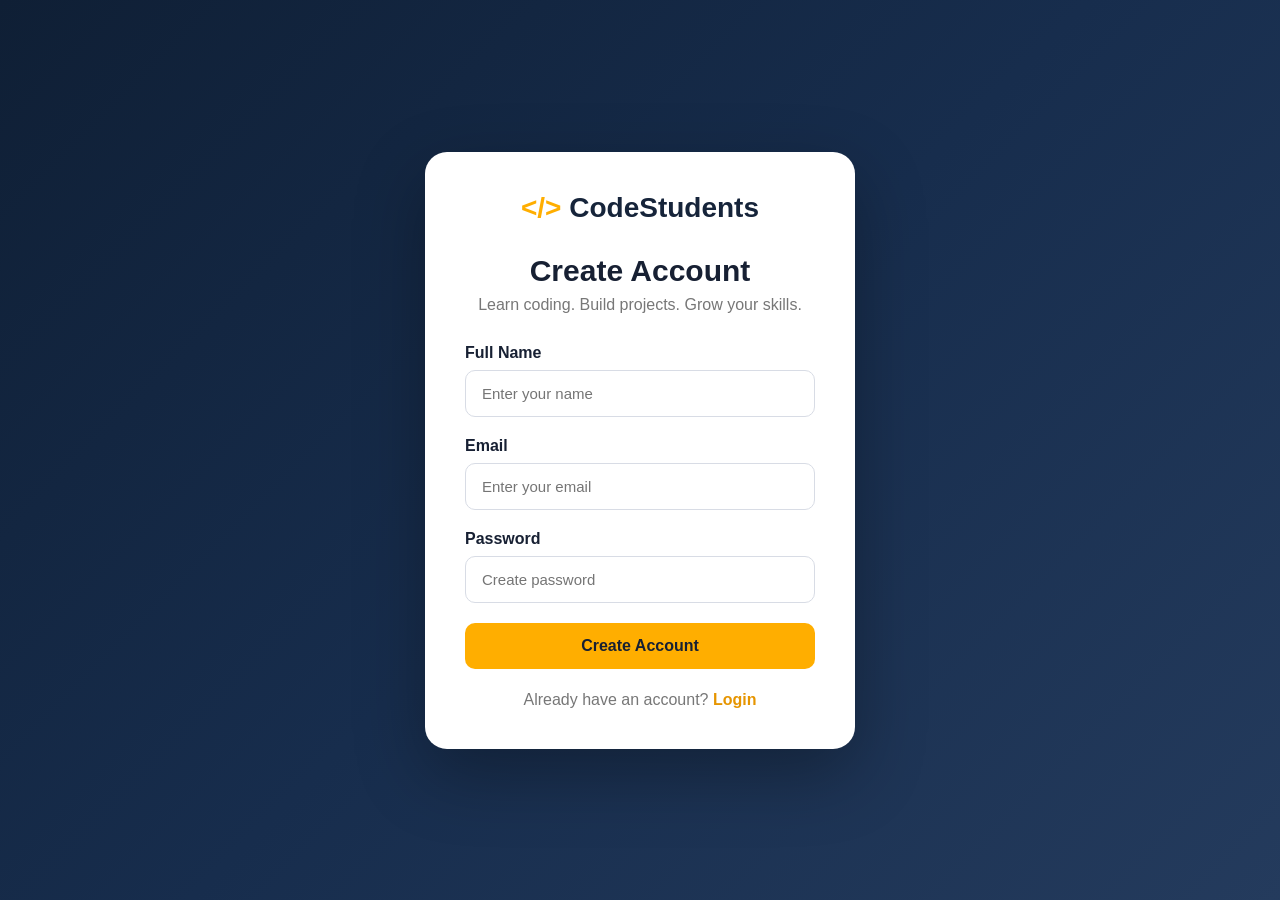
<file: index.html>
<!DOCTYPE html>
<html lang="en">
<head>
    <meta charset="UTF-8">
    <meta name="viewport" content="width=device-width, initial-scale=1.0">

    <title>CodeStudents - Create Account</title>

    <link rel="stylesheet" href="style.css">
</head>

<body class="auth-body">

    <div class="auth-container">

        <div class="logo">
            <span>&lt;/&gt;</span> CodeStudents
        </div>

        <h1>Create Account</h1>
        <p class="subtitle">
            Learn coding. Build projects. Grow your skills.
        </p>

        <form id="signupForm">

            <div class="input-group">
                <label>Full Name</label>
                <input
                    type="text"
                    id="signupName"
                    placeholder="Enter your name"
                    required
                >
            </div>

            <div class="input-group">
                <label>Email</label>
                <input
                    type="email"
                    id="signupEmail"
                    placeholder="Enter your email"
                    required
                >
            </div>

            <div class="input-group">
                <label>Password</label>
                <input
                    type="password"
                    id="signupPassword"
                    placeholder="Create password"
                    required
                >
            </div>

            <button type="submit" class="primary-btn">
                Create Account
            </button>

        </form>

        <p class="bottom-text">
            Already have an account?
            <a href="login.html">Login</a>
        </p>

    </div>

    <script src="script.js"></script>

</body>
</html>
</file>
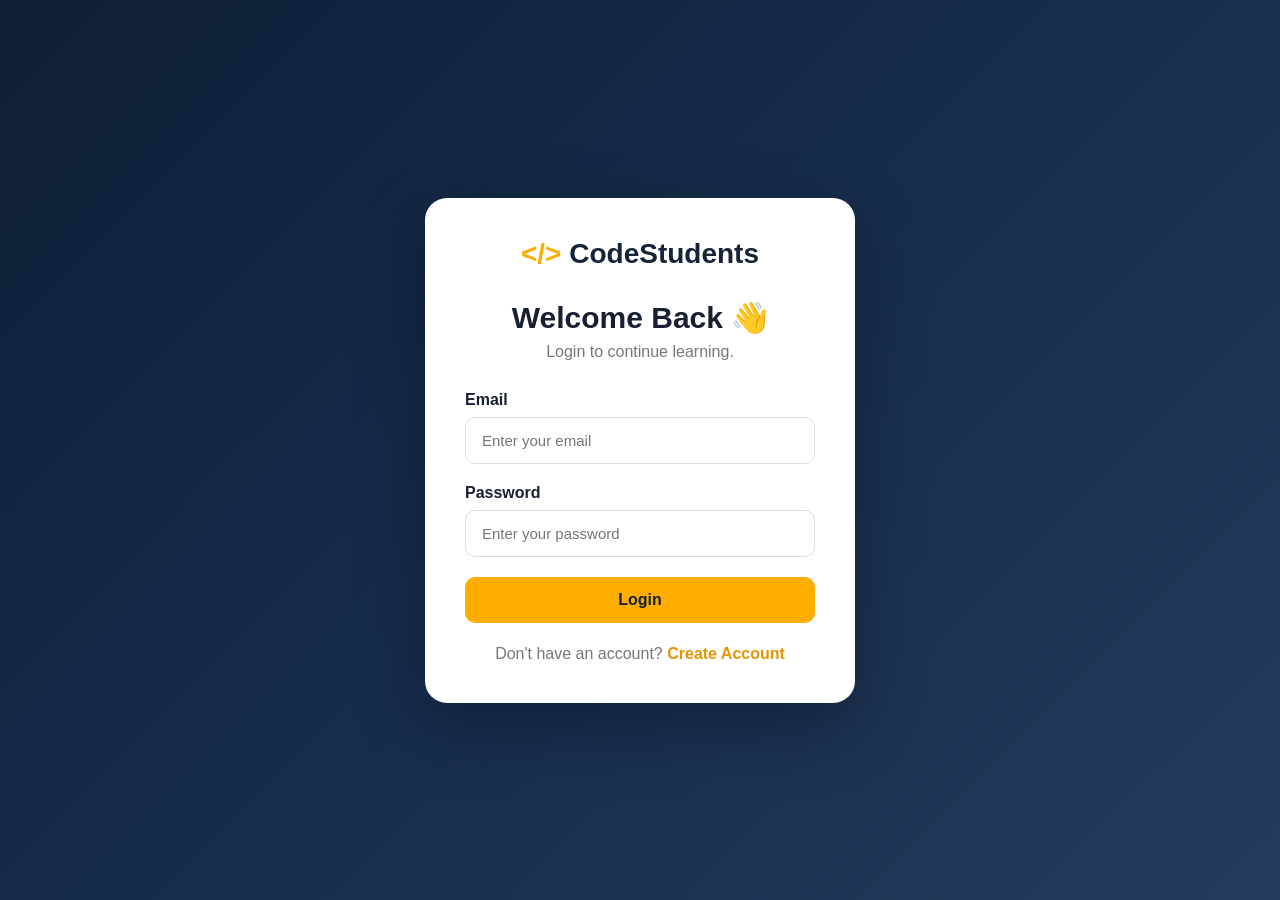
<file: home.html>
<!DOCTYPE html>
<html lang="en">

<head>

    <meta charset="UTF-8">

    <meta
        name="viewport"
        content="width=device-width, initial-scale=1.0"
    >

    <title>CodeStudents - Home</title>

    <link rel="stylesheet" href="style.css">

</head>

<body>

    <!-- NAVBAR -->

    <nav class="navbar">

        <div class="nav-logo">
            <span>&lt;/&gt;</span> CodeStudents
        </div>

        <div class="nav-links">

            <a href="home.html">Home</a>

            <a href="topics.html">Topics</a>

            <a
                href="https://www.youtube.com/@ApnaCollegeOfficial"
                target="_blank"
            >
                YouTube
            </a>

            <button onclick="logout()" class="logout-btn">
                Logout
            </button>

        </div>

    </nav>


    <!-- HERO -->

    <section class="hero">

        <div class="hero-content">

            <p class="small-heading">
                WELCOME TO CODESTUDENTS
            </p>

            <h1>
                Learn Coding.<br>
                Build Your Future.
            </h1>

            <p>
                A student-friendly coding website where you can
                learn HTML, CSS, JavaScript, Python and more.
            </p>

            <div class="hero-buttons">

                <a href="topics.html" class="primary-btn">
                    Explore Topics
                </a>

                <a
                    href="https://www.youtube.com/@ApnaCollegeOfficial"
                    target="_blank"
                    class="secondary-btn"
                >
                    Watch Coding Videos
                </a>

            </div>

        </div>

    </section>


    <!-- TOPICS TABLE -->

    <section class="topics-section">

        <h2>Topics Covered</h2>

        <p class="section-description">
            Explore the important technologies and programming
            topics available on this website.
        </p>

        <div class="table-container">

            <table>

                <thead>

                    <tr>
                        <th>#</th>
                        <th>Topic</th>
                        <th>Level</th>
                        <th>Learn</th>
                    </tr>

                </thead>

                <tbody>

                    <tr>
                        <td>01</td>
                        <td>HTML</td>
                        <td>Beginner</td>
                        <td>
                            <a href="topics.html">Open →</a>
                        </td>
                    </tr>

                    <tr>
                        <td>02</td>
                        <td>CSS</td>
                        <td>Beginner</td>
                        <td>
                            <a href="topics.html">Open →</a>
                        </td>
                    </tr>

                    <tr>
                        <td>03</td>
                        <td>JavaScript</td>
                        <td>Intermediate</td>
                        <td>
                            <a href="topics.html">Open →</a>
                        </td>
                    </tr>

                    <tr>
                        <td>04</td>
                        <td>Python</td>
                        <td>Beginner</td>
                        <td>
                            <a href="topics.html">Open →</a>
                        </td>
                    </tr>

                    <tr>
                        <td>05</td>
                        <td>Git & GitHub</td>
                        <td>Intermediate</td>
                        <td>
                            <a href="topics.html">Open →</a>
                        </td>
                    </tr>

                </tbody>

            </table>

        </div>

    </section>


    <!-- VIDEO SECTION -->

    <section class="video-section">

        <h2>Learn Coding With Apna College</h2>

        <p>
            Visit Apna College for coding tutorials and programming
            resources.
        </p>

        <div class="video-card">

            <!-- Replace VIDEO_ID with an official Apna College
                 YouTube video ID -->

           <iframe width="560" height="315" src="https://www.youtube.com/embed/Ebe9NFgQnnU?si=IibWWLayMlqs9L4y" title="YouTube video player" frameborder="0" allow="accelerometer; autoplay; clipboard-write; encrypted-media; gyroscope; picture-in-picture; web-share" referrerpolicy="strict-origin-when-cross-origin" allowfullscreen></iframe>

        </div>

        <a
            class="youtube-link"
            href="https://www.youtube.com/@ApnaCollegeOfficial"
            target="_blank"
        >
            Visit Apna College YouTube Channel →
        </a>

    </section>


    <!-- FOOTER -->

    <footer>

        <p>
            © 2026 CodeStudents | Made for Students 💻
        </p>

    </footer>


    <script src="script.js"></script>

</body>
</html>
</file>
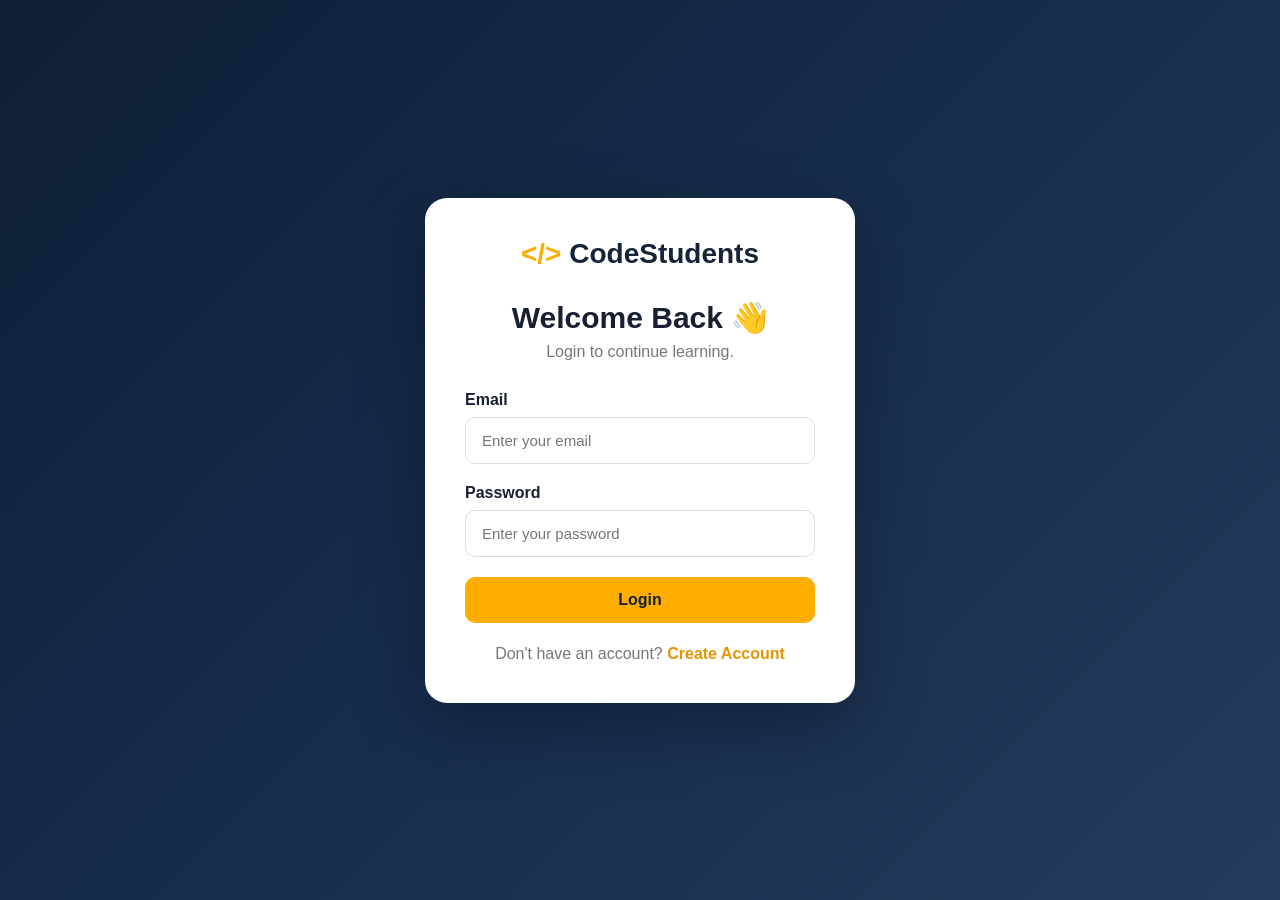
<file: login.html>
<!DOCTYPE html>
<html lang="en">
<head>
    <meta charset="UTF-8">
    <meta name="viewport" content="width=device-width, initial-scale=1.0">

    <title>CodeStudents - Login</title>

    <link rel="stylesheet" href="style.css">
</head>

<body class="auth-body">

    <div class="auth-container">

        <div class="logo">
            <span>&lt;/&gt;</span> CodeStudents
        </div>

        <h1>Welcome Back 👋</h1>

        <p class="subtitle">
            Login to continue learning.
        </p>

        <form id="loginForm">

            <div class="input-group">
                <label>Email</label>

                <input
                    type="email"
                    id="loginEmail"
                    placeholder="Enter your email"
                    required
                >
            </div>

            <div class="input-group">
                <label>Password</label>

                <input
                    type="password"
                    id="loginPassword"
                    placeholder="Enter your password"
                    required
                >
            </div>

            <button type="submit" class="primary-btn">
                Login
            </button>

        </form>

        <p class="bottom-text">
            Don't have an account?
            <a href="index.html">Create Account</a>
        </p>

    </div>

    <script src="script.js"></script>

</body>
</html>
</file>
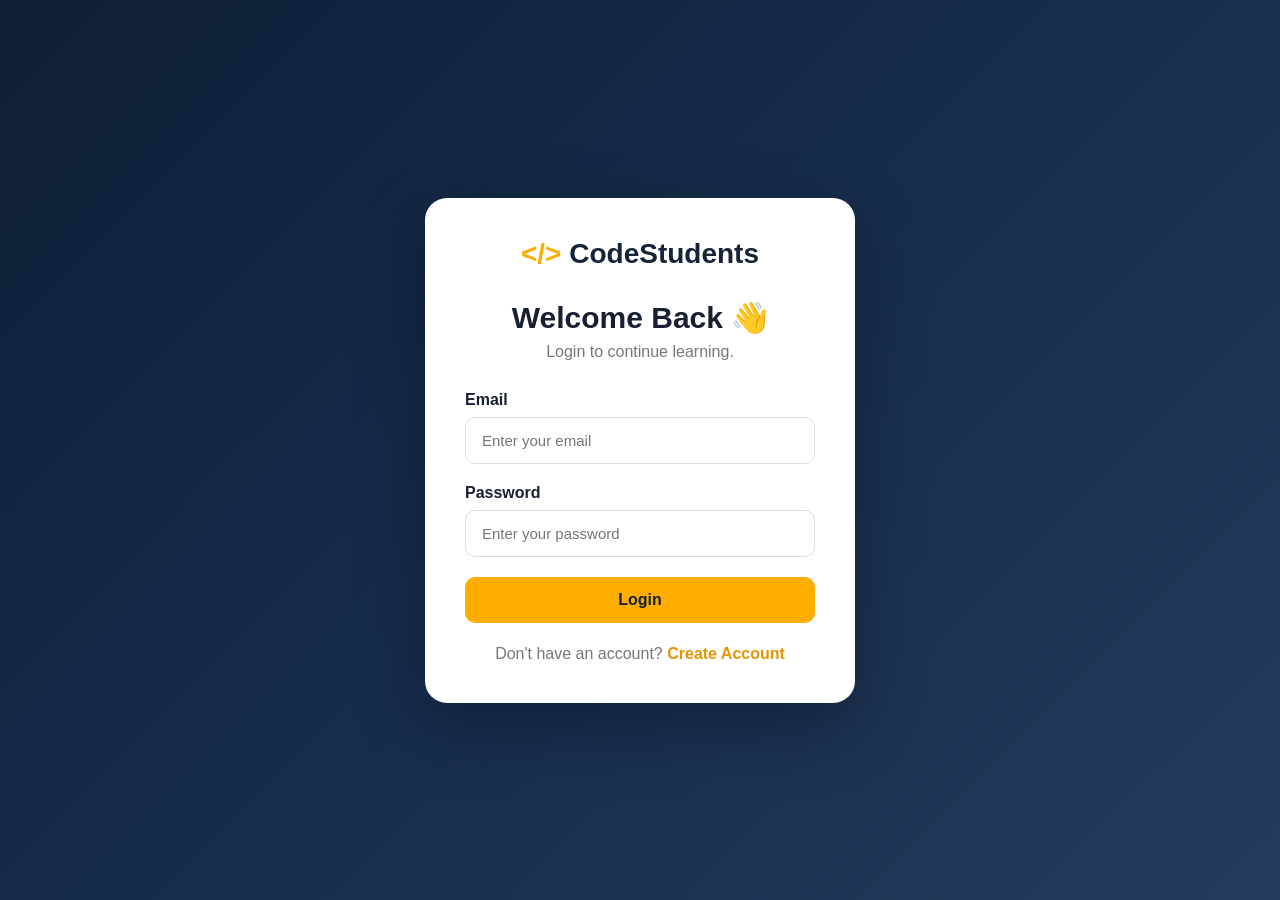
<file: topics.html>
<!DOCTYPE html>
<html lang="en">

<head>

    <meta charset="UTF-8">

    <meta
        name="viewport"
        content="width=device-width, initial-scale=1.0"
    >

    <title>CodeStudents - Topics</title>

    <link rel="stylesheet" href="style.css">

</head>

<body>

    <nav class="navbar">

        <div class="nav-logo">
            <span>&lt;/&gt;</span> CodeStudents
        </div>

        <div class="nav-links">

            <a href="home.html">Home</a>

            <a href="topics.html">Topics</a>

            <button onclick="logout()" class="logout-btn">
                Logout
            </button>

        </div>

    </nav>


    <main class="topics-page">

        <h1>Programming Topics</h1>

        <p>
            Choose a topic and start learning.
        </p>


        <div class="topic-grid">

            <div class="topic-card">

                <div class="topic-icon">🌐</div>

                <h2>HTML</h2>

                <p>
                    Learn website structure, tags, forms,
                    tables and semantic HTML.
                </p>

                <a
                    href="https://youtu.be/HcOc7P5BMi4?si=ou6tI9uEmAntnoiY"
                    target="_blank"
                >
                    Learn HTML →
                </a>

            </div>
            <div class="topic-card">

    <div class="topic-icon">🔵</div>

    <h2>C Language</h2>

    <p>
        Learn variables, data types, loops, functions,
        arrays, pointers and structures.
    </p>

    <a
        href="https://youtu.be/irqbmMNs2Bo?si=HgheIG3Chlkf7Sg2"
        target="_blank"
    >
        Learn C →
    </a>

</div>


<div class="topic-card">

    <div class="topic-icon">⚡</div>

    <h2>C++</h2>

    <p>
        Learn OOP, classes, objects, inheritance,
        polymorphism, STL and competitive programming.
    </p>

    <a
        href="https://youtu.be/VTLCoHnyACE?si=QpN20YG9NA7oJPUd"
        target="_blank"
    >
        Learn C++ →
    </a>

</div>


            <div class="topic-card">

                <div class="topic-icon">🎨</div>

                <h2>CSS</h2>

                <p>
                    Learn colors, layouts, Flexbox, Grid,
                    animations and responsive design.
                </p>

                <a
                    href="https://youtu.be/ESnrn1kAD4E?si=iIKMRPJ3B8fTKGjc"
                    target="_blank"
                >
                    Learn CSS →
                </a>

            </div>


            <div class="topic-card">

                <div class="topic-icon">⚡</div>

                <h2>JavaScript</h2>

                <p>
                    Learn variables, functions, DOM,
                    events and interactive websites.
                </p>

                <a
                    href="https://youtu.be/ajdRvxDWH4w?si=An-xsXvtmNvgChlt"
                    target="_blank"
                >
                    Learn JavaScript →
                </a>

            </div>


            <div class="topic-card">

                <div class="topic-icon">🐍</div>

                <h2>Python</h2>

                <p>
                    Learn Python programming, functions,
                    loops, lists and OOP.
                </p>

                <a
                    href="https://youtu.be/t2_Q2BRzeEE?si=6BqJbHPD_ANStagX"
                    target="_blank"
                >
                    Learn Python →
                </a>

            </div>


            <div class="topic-card">

                <div class="topic-icon">🐙</div>

                <h2>Git & GitHub</h2>

                <p>
                    Learn Git commands, repositories,
                    branches and GitHub Pages.
                </p>

                <a
                    href="https://youtu.be/Ez8F0nW6S-w?si=o-mKoCKTAADtbC4Z"
                    target="_blank"
                >
                    Learn GitHub →
                </a>

            </div>


            <div class="topic-card">

                <div class="topic-icon">💻</div>

                <h2>Web Projects</h2>

                <p>
                    Build real-world projects using
                    HTML, CSS and JavaScript.
                </p>

                <a href="home.html">
                    Start Projects →
                </a>

            </div>

        </div>

    </main>


    <footer>

        <p>
            © 2026 CodeStudents | Learn • Code • Create
        </p>

    </footer>


    <script src="script.js"></script>

</body>
</html>
</file>
<file: style.css>
/* =====================================
   RESET
===================================== */

* {
    margin: 0;
    padding: 0;
    box-sizing: border-box;
}

html {
    scroll-behavior: smooth;
}

body {
    font-family:
        "Segoe UI",
        Tahoma,
        Geneva,
        Verdana,
        sans-serif;

    background: #f5f7fb;
    color: #172033;
}


/* =====================================
   AUTH PAGES
===================================== */

.auth-body {

    min-height: 100vh;

    display: flex;

    justify-content: center;

    align-items: center;

    background:
        linear-gradient(
            135deg,
            #0f1f35,
            #172d4d,
            #243b5d
        );

    padding: 20px;
}


.auth-container {

    width: 100%;

    max-width: 430px;

    background: white;

    padding: 40px;

    border-radius: 22px;

    box-shadow:
        0 25px 70px rgba(0, 0, 0, 0.3);
}


.logo {

    text-align: center;

    font-size: 28px;

    font-weight: 800;

    color: #16243a;

    margin-bottom: 30px;
}


.logo span,
.nav-logo span {

    color: #ffae00;
}


.auth-container h1 {

    text-align: center;

    font-size: 30px;

    margin-bottom: 8px;
}


.subtitle {

    text-align: center;

    color: #777;

    margin-bottom: 30px;
}


.input-group {

    margin-bottom: 20px;
}


.input-group label {

    display: block;

    margin-bottom: 8px;

    font-weight: 600;
}


.input-group input {

    width: 100%;

    padding: 14px 16px;

    border: 1px solid #d8dce5;

    border-radius: 10px;

    font-size: 15px;

    outline: none;

    transition: 0.3s;
}


.input-group input:focus {

    border-color: #ffae00;

    box-shadow:
        0 0 0 3px rgba(255, 174, 0, 0.15);
}


.primary-btn {

    display: inline-block;

    width: 100%;

    padding: 14px 20px;

    border: none;

    border-radius: 10px;

    background: #ffae00;

    color: #172033;

    font-size: 16px;

    font-weight: 700;

    cursor: pointer;

    text-decoration: none;

    text-align: center;

    transition: 0.3s;
}


.primary-btn:hover {

    background: #ff9700;

    transform: translateY(-2px);
}


.bottom-text {

    text-align: center;

    margin-top: 22px;

    color: #777;
}


.bottom-text a {

    color: #e69500;

    font-weight: 700;

    text-decoration: none;
}


/* =====================================
   NAVBAR
===================================== */

.navbar {

    min-height: 70px;

    background: #12233b;

    color: white;

    display: flex;

    align-items: center;

    justify-content: space-between;

    padding: 0 7%;

    position: sticky;

    top: 0;

    z-index: 1000;
}


.nav-logo {

    font-size: 24px;

    font-weight: 800;
}


.nav-links {

    display: flex;

    align-items: center;

    gap: 25px;
}


.nav-links a {

    color: white;

    text-decoration: none;

    font-weight: 600;

    transition: 0.3s;
}


.nav-links a:hover {

    color: #ffae00;
}


.logout-btn {

    background: transparent;

    color: white;

    border: 1px solid #ffae00;

    padding: 9px 16px;

    border-radius: 8px;

    cursor: pointer;

    font-weight: 600;
}


.logout-btn:hover {

    background: #ffae00;

    color: #12233b;
}


/* =====================================
   HERO
===================================== */

.hero {

    min-height: 550px;

    display: flex;

    align-items: center;

    padding: 80px 7%;

    background:
        linear-gradient(
            135deg,
            #12233b,
            #1d3658
        );

    color: white;
}


.hero-content {

    max-width: 750px;
}


.small-heading {

    color: #ffae00;

    font-size: 14px;

    font-weight: 800;

    letter-spacing: 2px;

    margin-bottom: 15px;
}


.hero h1 {

    font-size: clamp(45px, 7vw, 75px);

    line-height: 1.05;

    margin-bottom: 25px;
}


.hero p:not(.small-heading) {

    color: #d7dfeb;

    font-size: 18px;

    line-height: 1.7;

    max-width: 650px;
}


.hero-buttons {

    display: flex;

    gap: 15px;

    margin-top: 30px;
}


.hero-buttons .primary-btn {

    width: auto;
}


.secondary-btn {

    display: inline-block;

    padding: 14px 20px;

    border: 1px solid #ffae00;

    color: #ffae00;

    border-radius: 10px;

    text-decoration: none;

    font-weight: 700;

    transition: 0.3s;
}


.secondary-btn:hover {

    background: #ffae00;

    color: #12233b;
}


/* =====================================
   TOPICS TABLE
===================================== */

.topics-section {

    padding: 80px 7%;

    text-align: center;
}


.topics-section h2,
.video-section h2 {

    font-size: 38px;

    margin-bottom: 12px;
}


.section-description {

    color: #6d7480;

    margin-bottom: 35px;
}


.table-container {

    max-width: 1000px;

    margin: auto;

    overflow-x: auto;

    background: white;

    border-radius: 15px;

    box-shadow:
        0 15px 40px rgba(20, 30, 50, 0.08);
}


table {

    width: 100%;

    border-collapse: collapse;

    min-width: 650px;
}


th {

    background: #12233b;

    color: white;

    padding: 18px;

    text-align: left;
}


td {

    padding: 18px;

    border-bottom: 1px solid #edf0f5;

    text-align: left;
}


tr:hover {

    background: #fff8e8;
}


td a {

    color: #e69500;

    text-decoration: none;

    font-weight: 700;
}


/* =====================================
   VIDEO
===================================== */

.video-section {

    padding: 80px 7%;

    text-align: center;

    background: #eef2f7;
}


.video-section p {

    color: #687386;

    margin-bottom: 30px;
}


.video-card {

    max-width: 850px;

    margin: auto;

    background: #000;

    border-radius: 15px;

    overflow: hidden;

    box-shadow:
        0 20px 50px rgba(0, 0, 0, 0.2);
}


.video-card iframe {

    width: 100%;

    height: 480px;

    border: none;

    display: block;
}


.youtube-link {

    display: inline-block;

    margin-top: 25px;

    color: #e69500;

    font-weight: 700;

    text-decoration: none;
}


/* =====================================
   TOPICS PAGE
===================================== */

.topics-page {

    padding: 80px 7%;

    min-height: calc(100vh - 140px);

    text-align: center;
}


.topics-page h1 {

    font-size: 48px;

    margin-bottom: 10px;
}


.topics-page > p {

    color: #697386;

    margin-bottom: 45px;
}


.topic-grid {

    max-width: 1100px;

    margin: auto;

    display: grid;

    grid-template-columns:
        repeat(3, 1fr);

    gap: 25px;
}


.topic-card {

    background: white;

    padding: 30px;

    text-align: left;

    border-radius: 18px;

    border: 1px solid #e7eaf0;

    transition: 0.3s;

    box-shadow:
        0 10px 30px rgba(20, 30, 50, 0.05);
}


.topic-card:hover {

    transform: translateY(-7px);

    box-shadow:
        0 20px 45px rgba(20, 30, 50, 0.12);
}


.topic-icon {

    font-size: 40px;

    margin-bottom: 15px;
}


.topic-card h2 {

    margin-bottom: 12px;
}


.topic-card p {

    color: #697386;

    line-height: 1.6;

    margin-bottom: 20px;
}


.topic-card a {

    color: #e69500;

    font-weight: 700;

    text-decoration: none;
}


/* =====================================
   FOOTER
===================================== */

footer {

    background: #12233b;

    color: #cbd4df;

    text-align: center;

    padding: 25px;
}


/* =====================================
   RESPONSIVE
===================================== */

@media (max-width: 850px) {

    .topic-grid {

        grid-template-columns:
            repeat(2, 1fr);
    }

    .nav-links {

        gap: 12px;
    }

}


@media (max-width: 600px) {

    .navbar {

        padding: 15px 5%;

        flex-direction: column;

        gap: 15px;
    }

    .nav-links {

        flex-wrap: wrap;

        justify-content: center;
    }

    .hero {

        padding: 60px 5%;
    }

    .hero h1 {

        font-size: 45px;
    }

    .hero-buttons {

        flex-direction: column;
    }

    .hero-buttons .primary-btn {

        width: 100%;
    }

    .topic-grid {

        grid-template-columns: 1fr;
    }

    .topics-page h1 {

        font-size: 38px;
    }

    .video-card iframe {

        height: 250px;
    }

    .auth-container {

        padding: 30px 22px;
    }

}
</file>
